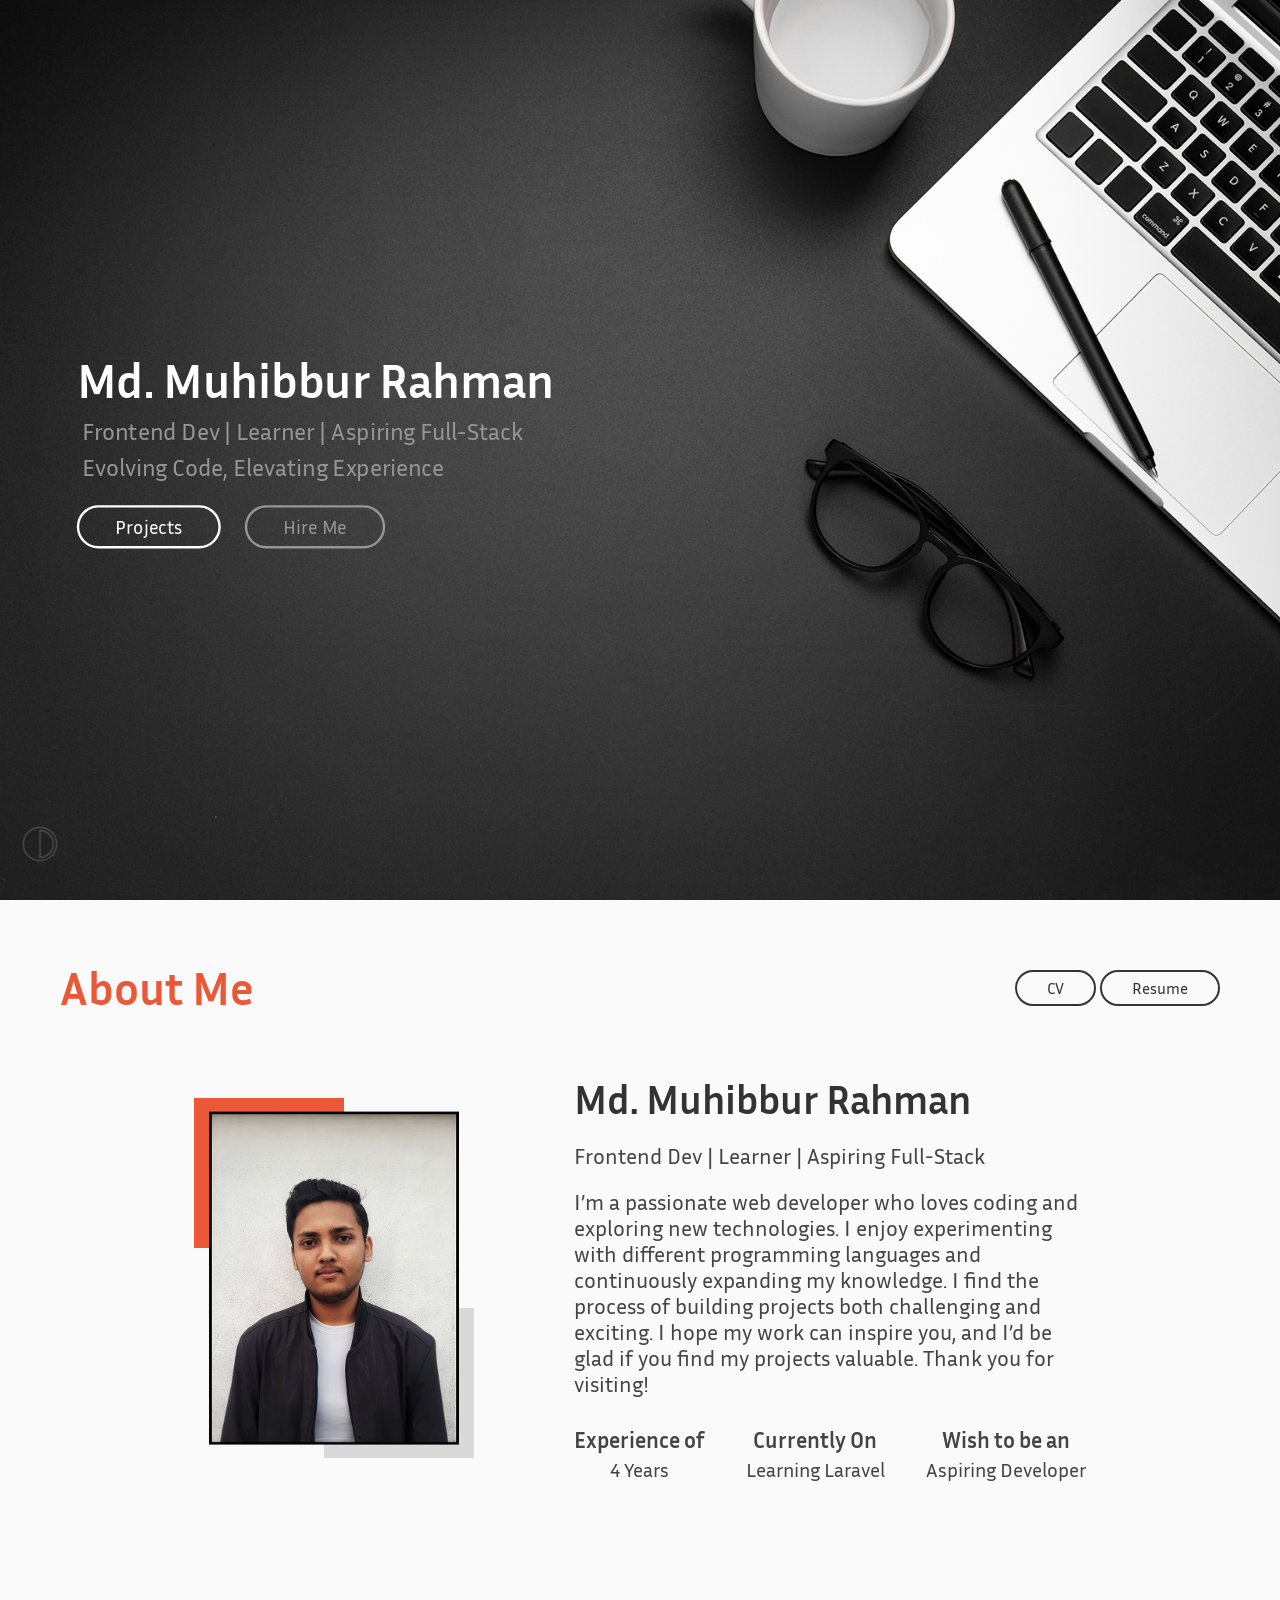
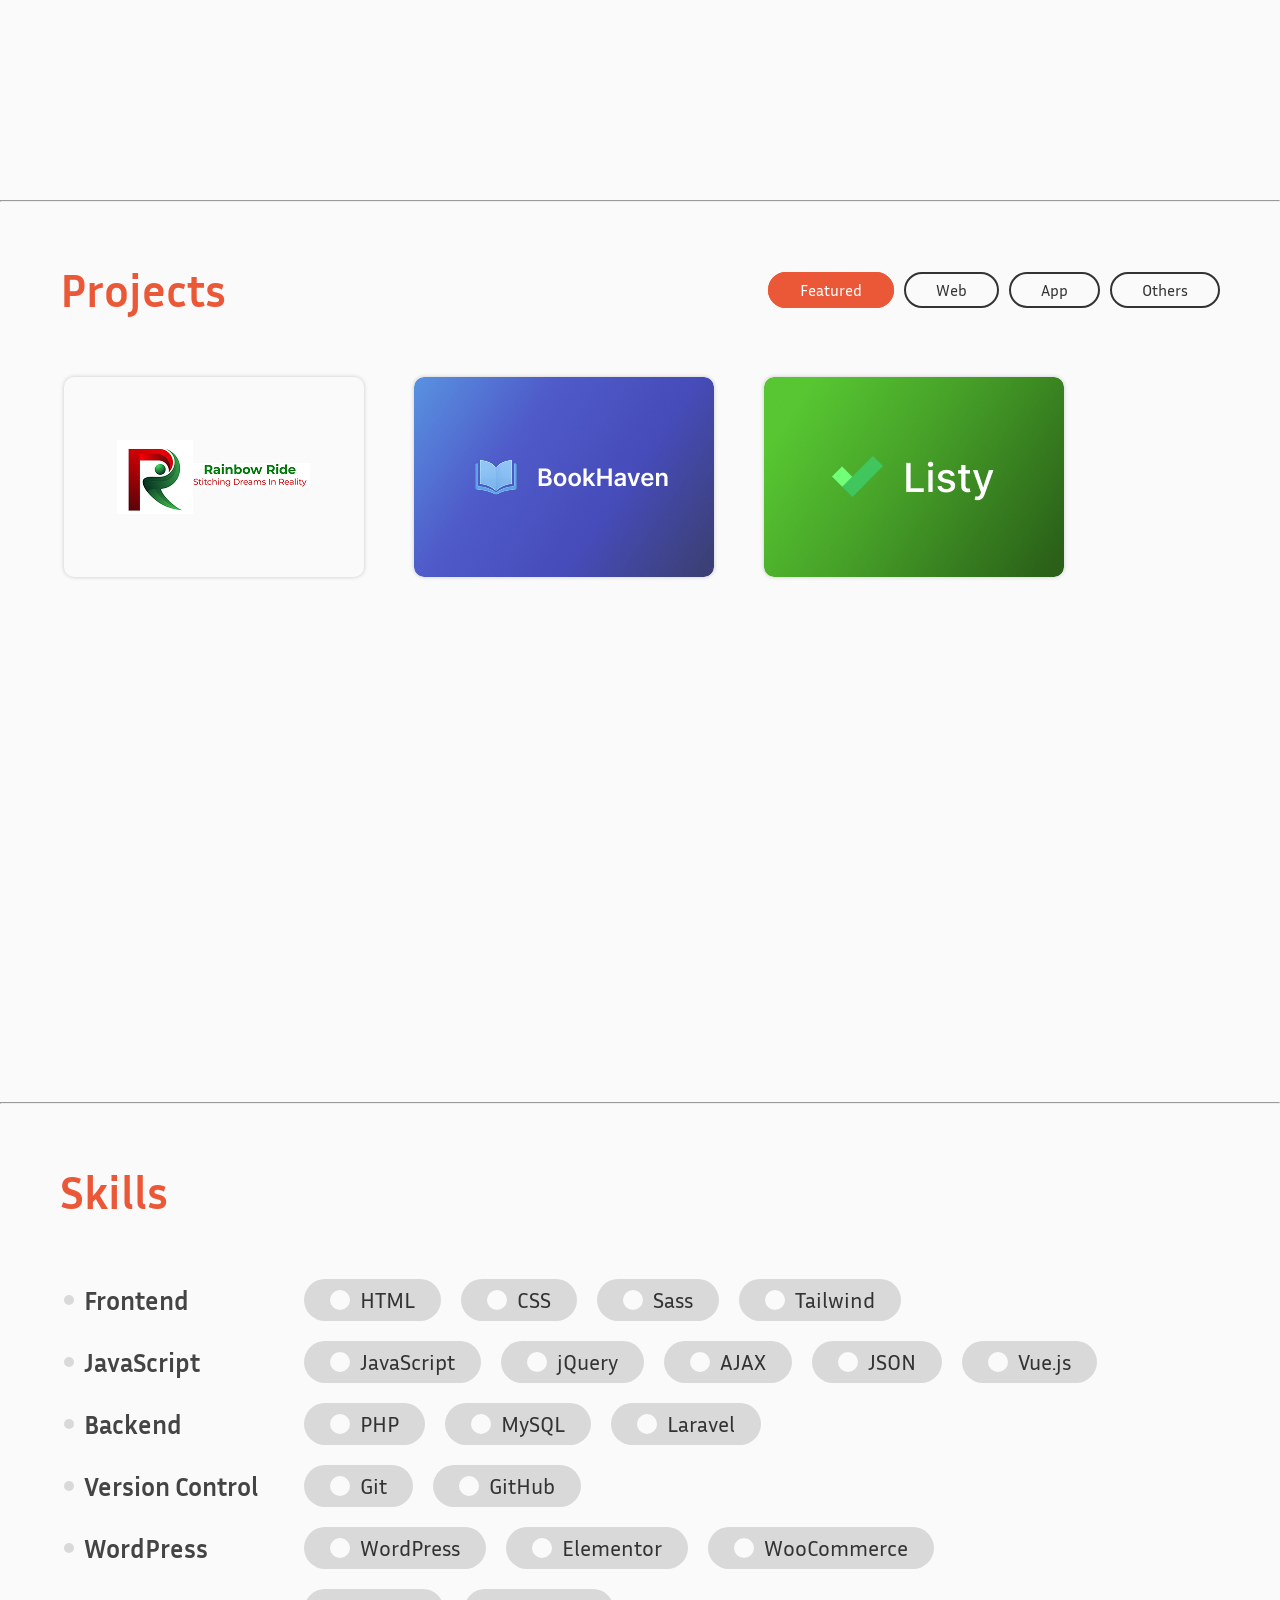
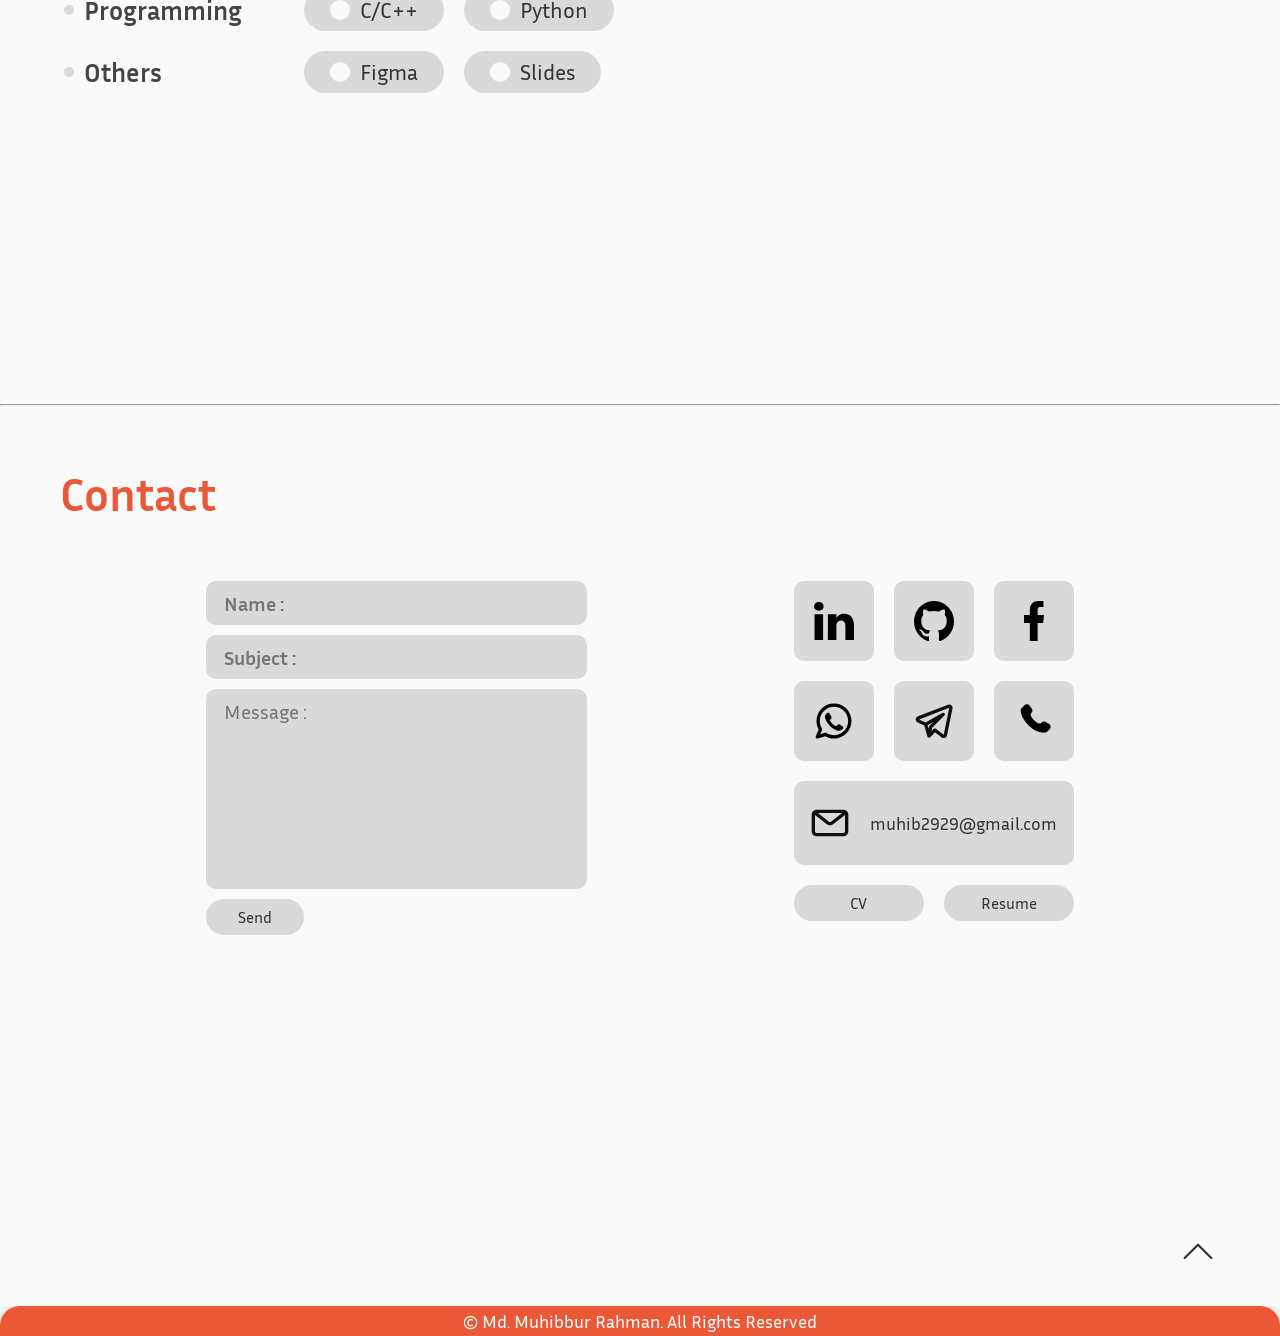
<file: index.html>
<!--
Portfolio 
v 1.0.1
Last Updated : 24/9/2025
-- Md. Muhibbur Rahman 
-->
<!DOCTYPE html>
<html lang="en">
<head>
    <meta charset="UTF-8">
    <meta name="viewport" content="width=device-width, initial-scale=1.0">
    
    <!-- SEO | META TAGS -->
    <meta name="title" content="Md. Muhibbur Rahman | Portfolio">
    <meta name="author" content="Md. Muhibbur Rahman">
    <meta name="keywords" content="portfolio, frontend, developer, learner, full-stack, web developer">
    <meta name="description" content="Md. Muhibbur Rahman's Portfolio">
    <meta name="theme-color" content="#fafafa">
    <meta name="twitter:title" content="Md. Muhibbur Rahman | Portfolio">
    <meta name="twitter:description" content="Md. Muhibbur Rahman's Portfolio">
    <meta name="og:title" content="Md. Muhibbur Rahman | Portfolio">
    <meta name="og:description" content="Md. Muhibbur Rahman's Portfolio">
    <meta name="og:url" content="https://muhib68442.github.io/Portfolio">

    <link rel="icon" type="image/png" href="res/img/favicon.png">
    <title>Md. Muhibbur Rahman | Portfolio</title>
    
    <!-- CSS -->
    <link rel="stylesheet" href="res/css/main.css" type="text/css">
    
    <!-- STICKY SCROLL -->
    <!--
    <link rel="stylesheet" href="https://cdnjs.cloudflare.com/ajax/libs/fullPage.js/3.1.2/fullpage.min.css">
    <script src="https://cdnjs.cloudflare.com/ajax/libs/fullPage.js/3.1.2/fullpage.min.js"></script> 
    -->

</head>
<body>
    
    <main class="main">

        <!-- LANDING -->
        <section id="landing">
            <div class="hero">
                <h3>Md. Muhibbur Rahman</h3>
                <p>Frontend Dev | Learner | Aspiring Full-Stack</p>
                <p>Evolving Code, Elevating Experience</p>
                <div>
                    <a href="#project">Projects</a>
                    <a href="#contact">Hire Me</a>
                </div>
            </div>

            <div class="theme">
                <svg width="64px" height="64px" viewBox="0 0 24 24" version="1.1" xmlns="http://www.w3.org/2000/svg" xmlns:xlink="http://www.w3.org/1999/xlink" fill="#000000"><g id="SVGRepo_bgCarrier" stroke-width="0"></g><g id="SVGRepo_tracerCarrier" stroke-linecap="round" stroke-linejoin="round"></g><g id="SVGRepo_iconCarrier"> <!-- Uploaded to: SVG Repo, www.svgrepo.com, Generator: SVG Repo Mixer Tools --> <title>ic_fluent_dark_theme_24_filled</title> <desc>Created with Sketch.</desc> <g id="🔍-Product-Icons" stroke="none" stroke-width="1" fill="none" fill-rule="evenodd"> <g id="ic_fluent_dark_theme_24_filled" fill="#212121" fill-rule="nonzero"> <path d="M12,22 C17.5228475,22 22,17.5228475 22,12 C22,6.4771525 17.5228475,2 12,2 C6.4771525,2 2,6.4771525 2,12 C2,17.5228475 6.4771525,22 12,22 Z M12,20 L12,4 C16.418278,4 20,7.581722 20,12 C20,16.418278 16.418278,20 12,20 Z" id="🎨-Color"> </path> </g> </g> </g></svg>
            </div>
        </section>
    
        <!-- ABOUT -->
        <section id="about">
            <header>
                <h3>About Me</h3>
                <div>
                    <a href="#">CV</a>
                    <a href="#">Resume</a>
                </div>
            </header>
            <div class="about-container">
                <div class="profile-container">
                    <div class="top-left"></div>
                    <img src="res/img/profile.jpg" alt="profile">
                    <div class="bottom-right"></div>
                </div>
    
                <div class="about-detail-container">
                    <h3>Md. Muhibbur Rahman</h3>
                    <p>Frontend Dev | Learner | Aspiring Full-Stack</p>
                    
                    <p>I’m a passionate web developer who loves coding and exploring new technologies. I enjoy experimenting with different programming languages and continuously expanding my knowledge. I find the process of building projects both challenging and exciting. I hope my work can inspire you, and I’d be glad if you find my projects valuable. Thank you for visiting!</p>
    
                    <div class="info-container">
                        <div>
                            <p>Experience of</p>
                            <p>4 Years</p>
                        </div>
                        <div>
                            <p>Currently On</p>
                            <p>Learning Laravel</p>
                        </div>
                        <div>
                            <p>Wish to be an</p>
                            <p>Aspiring Developer</p>
                        </div>
                    </div>
                </div>
            </div>
        </section>
    
        <hr>
    
        <!-- PROJECTS -->
        <section id="project">
            <header>
                <h3>Projects</h3>
                <div id="projectCategoryBtnContainer">
                    <!-- DYNAMICALLY APPENDING DATA -->
                     <!-- <a> CategoryName </a> -->
                </div>
            </header>
    
            <div class="project-container">
                <!-- <div class="project">
                    <img src="res/cover/default.jpeg" alt="project_cover">
                    <div class="project-details">
                        <h3>BookHaven</h3>
                        <p>BookHaven is a platform for buying and selling books.</p>
                        <ul><li>HTML</li> <li>CSS</li> <li>JavaScript</li> <li>PHP</li> <li>AJAX</li> <li>MySQL</li> </ul>
                        <div>
                            <a href="#">Live</a>
                            <a href="#">Source</a>
                        </div>
                    </div>
                </div> -->
            </div>
        </section>
    
        <hr>
    
        <!-- SKILLS -->
        <section id="skill">
            <header>
                <h3>Skills</h3>
    
            </header>
    
            <div class="skill-container">
                <!-- DYNAMICALLY GENERATING DATA -->
    
                <!-- <div class="skill-topic">
                    <div class="skill-head"> 
                        <span></span>
                        <h3>Frontend</h3>
                    </div>
                    <div class="skillpill-container">
                        <div class="skillpill">
                            <span></span>
                            <p>HTML</p>
                        </div>
                        <div class="skillpill">
                            <span></span>
                            <p>CSS</p>
                        </div>
                        <div class="skillpill">
                            <span></span>
                            <p>Sass</p>
                        </div>
                        <div class="skillpill">
                            <span></span>
                            <p>Tailwind</p>
                        </div>
                    </div> 
                </div> -->
            </div>
        </section>
    
        <hr>
    
        <!-- CONTACT -->
        <section id="contact">
            <header>
                <h3>Contact</h3>
            </header>
    
            <div class="contact-container">
                <div class="contact-form">
                    <form action="mailto:muhib2929@gmail.com" method="post" enctype="text/plain">
                        <input type="text" name="name" id="name" placeholder="Name :">
                        <input type="text" name="subject" id="sub" placeholder="Subject :">
                        <textarea name="message" id="msg" cols="30" rows="10" placeholder="Message :"></textarea>
                        <button type="submit">Send</button>
                    </form>
                </div>
    
                <div class="contact-button-container">
                    <div>
                        <a class="contact-btn" id="linkedinBtn" target="_blank">
                            <svg fill="#000000" version="1.1" xmlns="http://www.w3.org/2000/svg" xmlns:xlink="http://www.w3.org/1999/xlink" width="64px" height="64px" viewBox="0 0 512 512" xml:space="preserve"><g id="SVGRepo_bgCarrier" stroke-width="0"></g><g id="SVGRepo_tracerCarrier" stroke-linecap="round" stroke-linejoin="round"></g><g id="SVGRepo_iconCarrier"> <g id="7935ec95c421cee6d86eb22ecd125aef"> <path style="display: inline; fill-rule: evenodd; clip-rule: evenodd;" d="M116.504,500.219V170.654H6.975v329.564H116.504 L116.504,500.219z M61.751,125.674c38.183,0,61.968-25.328,61.968-56.953c-0.722-32.328-23.785-56.941-61.252-56.941 C24.994,11.781,0.5,36.394,0.5,68.722c0,31.625,23.772,56.953,60.53,56.953H61.751L61.751,125.674z M177.124,500.219 c0,0,1.437-298.643,0-329.564H286.67v47.794h-0.727c14.404-22.49,40.354-55.533,99.44-55.533 c72.085,0,126.116,47.103,126.116,148.333v188.971H401.971V323.912c0-44.301-15.848-74.531-55.497-74.531 c-30.254,0-48.284,20.38-56.202,40.08c-2.897,7.012-3.602,16.861-3.602,26.711v184.047H177.124L177.124,500.219z"> </path> </g> </g></svg>
                        </a>
                        
                        <a class="contact-btn" id="githubBtn" target="_blank">
                            <svg width="64px" height="64px" viewBox="0 0 20 20" version="1.1" xmlns="http://www.w3.org/2000/svg" xmlns:xlink="http://www.w3.org/1999/xlink" fill="#000000"><g id="SVGRepo_bgCarrier" stroke-width="0"></g><g id="SVGRepo_tracerCarrier" stroke-linecap="round" stroke-linejoin="round"></g><g id="SVGRepo_iconCarrier"> <title>github [#142]</title> <desc>Created with Sketch.</desc> <defs> </defs> <g id="Page-1" stroke="none" stroke-width="1" fill="none" fill-rule="evenodd"> <g id="Dribbble-Light-Preview" transform="translate(-140.000000, -7559.000000)" fill="#000000"> <g id="icons" transform="translate(56.000000, 160.000000)"> <path d="M94,7399 C99.523,7399 104,7403.59 104,7409.253 C104,7413.782 101.138,7417.624 97.167,7418.981 C96.66,7419.082 96.48,7418.762 96.48,7418.489 C96.48,7418.151 96.492,7417.047 96.492,7415.675 C96.492,7414.719 96.172,7414.095 95.813,7413.777 C98.04,7413.523 100.38,7412.656 100.38,7408.718 C100.38,7407.598 99.992,7406.684 99.35,7405.966 C99.454,7405.707 99.797,7404.664 99.252,7403.252 C99.252,7403.252 98.414,7402.977 96.505,7404.303 C95.706,7404.076 94.85,7403.962 94,7403.958 C93.15,7403.962 92.295,7404.076 91.497,7404.303 C89.586,7402.977 88.746,7403.252 88.746,7403.252 C88.203,7404.664 88.546,7405.707 88.649,7405.966 C88.01,7406.684 87.619,7407.598 87.619,7408.718 C87.619,7412.646 89.954,7413.526 92.175,7413.785 C91.889,7414.041 91.63,7414.493 91.54,7415.156 C90.97,7415.418 89.522,7415.871 88.63,7414.304 C88.63,7414.304 88.101,7413.319 87.097,7413.247 C87.097,7413.247 86.122,7413.234 87.029,7413.87 C87.029,7413.87 87.684,7414.185 88.139,7415.37 C88.139,7415.37 88.726,7417.2 91.508,7416.58 C91.513,7417.437 91.522,7418.245 91.522,7418.489 C91.522,7418.76 91.338,7419.077 90.839,7418.982 C86.865,7417.627 84,7413.783 84,7409.253 C84,7403.59 88.478,7399 94,7399" id="github-[#142]"> </path> </g> </g> </g> </g></svg>
                        </a>
        
                        <a class="contact-btn" id="facebookBtn" target="_blank">
                            <svg width="64px" height="64px" viewBox="-5 0 20 20" version="1.1" xmlns="http://www.w3.org/2000/svg" xmlns:xlink="http://www.w3.org/1999/xlink" fill="#000000"><g id="SVGRepo_bgCarrier" stroke-width="0"></g><g id="SVGRepo_tracerCarrier" stroke-linecap="round" stroke-linejoin="round"></g><g id="SVGRepo_iconCarrier"> <title>facebook [#176]</title> <desc>Created with Sketch.</desc> <defs> </defs> <g id="Page-1" stroke="none" stroke-width="1" fill="none" fill-rule="evenodd"> <g id="Dribbble-Light-Preview" transform="translate(-385.000000, -7399.000000)" fill="#000000"> <g id="icons" transform="translate(56.000000, 160.000000)"> <path d="M335.821282,7259 L335.821282,7250 L338.553693,7250 L339,7246 L335.821282,7246 L335.821282,7244.052 C335.821282,7243.022 335.847593,7242 337.286884,7242 L338.744689,7242 L338.744689,7239.14 C338.744689,7239.097 337.492497,7239 336.225687,7239 C333.580004,7239 331.923407,7240.657 331.923407,7243.7 L331.923407,7246 L329,7246 L329,7250 L331.923407,7250 L331.923407,7259 L335.821282,7259 Z" id="facebook-[#176]"> </path> </g> </g> </g> </g></svg>
                        </a>
                    </div>
    
                    <div>
                        <a class="contact-btn" id="whatsappBtn" target="_blank">
                            <svg width="64px" height="64px" viewBox="0 0 24 24" fill="none" xmlns="http://www.w3.org/2000/svg"><g id="SVGRepo_bgCarrier" stroke-width="0"></g><g id="SVGRepo_tracerCarrier" stroke-linecap="round" stroke-linejoin="round"></g><g id="SVGRepo_iconCarrier"> <path fill-rule="evenodd" clip-rule="evenodd" d="M3.50002 12C3.50002 7.30558 7.3056 3.5 12 3.5C16.6944 3.5 20.5 7.30558 20.5 12C20.5 16.6944 16.6944 20.5 12 20.5C10.3278 20.5 8.77127 20.0182 7.45798 19.1861C7.21357 19.0313 6.91408 18.9899 6.63684 19.0726L3.75769 19.9319L4.84173 17.3953C4.96986 17.0955 4.94379 16.7521 4.77187 16.4751C3.9657 15.176 3.50002 13.6439 3.50002 12ZM12 1.5C6.20103 1.5 1.50002 6.20101 1.50002 12C1.50002 13.8381 1.97316 15.5683 2.80465 17.0727L1.08047 21.107C0.928048 21.4637 0.99561 21.8763 1.25382 22.1657C1.51203 22.4552 1.91432 22.5692 2.28599 22.4582L6.78541 21.1155C8.32245 21.9965 10.1037 22.5 12 22.5C17.799 22.5 22.5 17.799 22.5 12C22.5 6.20101 17.799 1.5 12 1.5ZM14.2925 14.1824L12.9783 15.1081C12.3628 14.7575 11.6823 14.2681 10.9997 13.5855C10.2901 12.8759 9.76402 12.1433 9.37612 11.4713L10.2113 10.7624C10.5697 10.4582 10.6678 9.94533 10.447 9.53028L9.38284 7.53028C9.23954 7.26097 8.98116 7.0718 8.68115 7.01654C8.38113 6.96129 8.07231 7.046 7.84247 7.24659L7.52696 7.52195C6.76823 8.18414 6.3195 9.2723 6.69141 10.3741C7.07698 11.5163 7.89983 13.314 9.58552 14.9997C11.3991 16.8133 13.2413 17.5275 14.3186 17.8049C15.1866 18.0283 16.008 17.7288 16.5868 17.2572L17.1783 16.7752C17.4313 16.5691 17.5678 16.2524 17.544 15.9269C17.5201 15.6014 17.3389 15.308 17.0585 15.1409L15.3802 14.1409C15.0412 13.939 14.6152 13.9552 14.2925 14.1824Z" fill="#000000"></path> </g></svg>
                        </a>
        
                        <a class="contact-btn" id="telegramBtn" target="_blank">
                            <svg width="64px" height="64px" viewBox="0 0 24 24" fill="none" xmlns="http://www.w3.org/2000/svg"><g id="SVGRepo_bgCarrier" stroke-width="0"></g><g id="SVGRepo_tracerCarrier" stroke-linecap="round" stroke-linejoin="round"></g><g id="SVGRepo_iconCarrier"> <path fill-rule="evenodd" clip-rule="evenodd" d="M23.1117 4.49449C23.4296 2.94472 21.9074 1.65683 20.4317 2.227L2.3425 9.21601C0.694517 9.85273 0.621087 12.1572 2.22518 12.8975L6.1645 14.7157L8.03849 21.2746C8.13583 21.6153 8.40618 21.8791 8.74917 21.968C9.09216 22.0568 9.45658 21.9576 9.70712 21.707L12.5938 18.8203L16.6375 21.8531C17.8113 22.7334 19.5019 22.0922 19.7967 20.6549L23.1117 4.49449ZM3.0633 11.0816L21.1525 4.0926L17.8375 20.2531L13.1 16.6999C12.7019 16.4013 12.1448 16.4409 11.7929 16.7928L10.5565 18.0292L10.928 15.9861L18.2071 8.70703C18.5614 8.35278 18.5988 7.79106 18.2947 7.39293C17.9906 6.99479 17.4389 6.88312 17.0039 7.13168L6.95124 12.876L3.0633 11.0816ZM8.17695 14.4791L8.78333 16.6015L9.01614 15.321C9.05253 15.1209 9.14908 14.9366 9.29291 14.7928L11.5128 12.573L8.17695 14.4791Z" fill="#0F0F0F"></path> </g></svg>                    
                        </a>
        
                        <a class="contact-btn" id="phoneBtn">
                            <svg width="64px" height="64px" viewBox="0 0 24 24" fill="none" xmlns="http://www.w3.org/2000/svg"><g id="SVGRepo_bgCarrier" stroke-width="0"></g><g id="SVGRepo_tracerCarrier" stroke-linecap="round" stroke-linejoin="round"></g><g id="SVGRepo_iconCarrier"> <path d="M16.5562 12.9062L16.1007 13.359C16.1007 13.359 15.0181 14.4355 12.0631 11.4972C9.10812 8.55901 10.1907 7.48257 10.1907 7.48257L10.4775 7.19738C11.1841 6.49484 11.2507 5.36691 10.6342 4.54348L9.37326 2.85908C8.61028 1.83992 7.13596 1.70529 6.26145 2.57483L4.69185 4.13552C4.25823 4.56668 3.96765 5.12559 4.00289 5.74561C4.09304 7.33182 4.81071 10.7447 8.81536 14.7266C13.0621 18.9492 17.0468 19.117 18.6763 18.9651C19.1917 18.9171 19.6399 18.6546 20.0011 18.2954L21.4217 16.883C22.3806 15.9295 22.1102 14.2949 20.8833 13.628L18.9728 12.5894C18.1672 12.1515 17.1858 12.2801 16.5562 12.9062Z" fill="#000000"></path> </g></svg>
                        </a>
                    </div>
                    <a class="contact-btn"id="emailBtn" target="_blank">
                        <svg width="64px" height="64px" viewBox="0 0 24 24" fill="none" xmlns="http://www.w3.org/2000/svg"><g id="SVGRepo_bgCarrier" stroke-width="0"></g><g id="SVGRepo_tracerCarrier" stroke-linecap="round" stroke-linejoin="round"></g><g id="SVGRepo_iconCarrier"> <path fill-rule="evenodd" clip-rule="evenodd" d="M20 4C21.6569 4 23 5.34315 23 7V17C23 18.6569 21.6569 20 20 20H4C2.34315 20 1 18.6569 1 17V7C1 5.34315 2.34315 4 4 4H20ZM19.2529 6H4.74718L11.3804 11.2367C11.7437 11.5236 12.2563 11.5236 12.6197 11.2367L19.2529 6ZM3 7.1688V17C3 17.5523 3.44772 18 4 18H20C20.5523 18 21 17.5523 21 17V7.16882L13.8589 12.8065C12.769 13.667 11.231 13.667 10.1411 12.8065L3 7.1688Z" fill="#0F0F0F"></path> </g></svg>       
                        <p>muhib2929@gmail.com</p>
                    </a>
    
                    <div class="docs-btn-container">
                        <a id="cvBtn">CV</a>
                        <a id="resumeBtn">Resume</a>
                    </div>
    
    
                </div>
            </div>
            <a href="#landing" class="scrollToTop"><svg width="64px" height="64px" viewBox="0 0 24.00 24.00" fill="none" xmlns="http://www.w3.org/2000/svg" transform="rotate(0)matrix(-1, 0, 0, 1, 0, 0)"><g id="SVGRepo_bgCarrier" stroke-width="0"></g><g id="SVGRepo_tracerCarrier" stroke-linecap="round" stroke-linejoin="round" stroke="#CCCCCC" stroke-width="0.43200000000000005"></g><g id="SVGRepo_iconCarrier"> <path d="M17 15L12 10L7 15" stroke="#000000" stroke-width="0.8160000000000001" stroke-linecap="round" stroke-linejoin="round"></path> </g></svg></a>
            
        </section>
    
        <!-- FOOTER -->
        <footer>
            
            <p>&copy; <span></span> Md. Muhibbur Rahman. All Rights Reserved</p>
        </footer>

    </main>

</body>

<!-- JS -->

<script src="res/js/jquery.js"></script>
<script src="res/js/script.js"></script>

<!-- UNCOMMENT FOR STICKY SCROLL -->
<!-- <script>
new fullpage('.main', {
    autoScrolling: true,
    navigation: true,
    anchors: ['landing', 'about', 'project', 'skill', 'contact'],
    navigationTooltips: ['Landing', 'About', 'Projects', 'Skills', 'Contact'],
    showActiveTooltip: true,
  });
</script> -->
</html>
</file>
<file: res/css/main.css>
:root {
  --bg: #fafafa;
  --theme: #eb5837;
  --secondary: #d9d9d9;
  --text-primary: #333333;
  --text-secondary: #444444;
  --text-alt: #ffffff;
  --text-alts: #969696;
}

.dark {
  --bg: #1b1b1b;
  --theme: #e25333;
  --secondary: #505050;
  --text-primary: #e6e6e6;
  --text-secondary: #b3b3b3;
  --text-alt: #ffffff;
  --text-alts: #d1d1d1;
}

@font-face {
  font-family: "bold";
  src: url("../font/bold.ttf") format("truetype");
}
@font-face {
  font-family: "regular";
  src: url("../font/regular.ttf") format("truetype");
}
@font-face {
  font-family: "light";
  src: url("../font/light.ttf") format("truetype");
}
.selected {
  background-color: var(--theme) !important;
  color: var(--text-alt) !important;
  border-color: var(--theme) !important;
}

* {
  margin: 0;
  padding: 0;
  box-sizing: border-box;
  scroll-behavior: smooth;
  -webkit-user-select: none;
     -moz-user-select: none;
          user-select: none;
}

body {
  background-color: var(--bg);
}

/* STYLE SCROLLBAR */
::-webkit-scrollbar {
  width: 5px;
}

::-webkit-scrollbar-track {
  background: var(--bg);
}

::-webkit-scrollbar-thumb {
  background: var(--text-secondary);
  border-radius: 10px;
}

::-webkit-scrollbar-thumb:hover {
  background: var(--theme);
}

#landing {
  height: 100vh;
  width: 100%;
  background-image: url("../img/bg.jpg");
  background-size: cover;
  background-position: center;
}
@media (max-width: 768px) {
  #landing {
    background-position: 50% 50%;
  }
}
#landing .hero {
  width: 40%;
  position: absolute;
  top: 50%;
  left: 30%;
  transform: translate(-50%, -50%) scale(1.2);
}
@media (max-width: 768px) {
  #landing .hero {
    width: 80%;
    left: 50%;
    padding-left: 10px;
  }
}
#landing .hero h3 {
  font-size: 40px;
  color: var(--text-alt);
  font-family: bold, sans-serif;
}
@media (max-width: 768px) {
  #landing .hero h3 {
    font-size: 26px;
  }
}
#landing .hero p {
  font-size: 20px;
  color: var(--text-alts);
  font-family: regular, sans-serif;
  margin: 6px 4px;
}
@media (max-width: 768px) {
  #landing .hero p {
    font-size: 14px;
  }
}
#landing .hero div {
  display: flex;
  flex-direction: row;
  justify-content: flex-start;
  align-items: center;
  gap: 20px;
  margin-top: 20px;
}
#landing .hero div a {
  text-decoration: none;
  font-family: regular, sans-serif;
}
#landing .hero div a:nth-child(1) {
  background-color: transparent;
  color: var(--text-primary);
  border: 2px solid var(--text-primary);
  padding: 6px 30px;
  border-radius: 50px;
  cursor: pointer;
  transition: all 0.2s ease-in-out;
  font-family: regular, sans-serif;
  font-size: 16px;
  color: var(--text-alt);
  border-color: var(--text-alt);
  background-color: transparent;
}
#landing .hero div a:nth-child(1):hover {
  background-color: var(--theme);
  color: var(--text-alt);
  border: 2px solid transparent;
}
@media (max-width: 768px) {
  #landing .hero div a:nth-child(1) {
    padding: 6px 20px;
    font-size: 14px;
  }
}
#landing .hero div a:nth-child(2) {
  background-color: transparent;
  color: var(--text-primary);
  border: 2px solid var(--text-primary);
  padding: 6px 30px;
  border-radius: 50px;
  cursor: pointer;
  transition: all 0.2s ease-in-out;
  font-family: regular, sans-serif;
  font-size: 16px;
  background-color: transparent;
  color: var(--text-alts);
  border-color: var(--text-alts);
}
#landing .hero div a:nth-child(2):hover {
  background-color: var(--theme);
  color: var(--text-alt);
  border: 2px solid transparent;
}
@media (max-width: 768px) {
  #landing .hero div a:nth-child(2) {
    padding: 6px 20px;
    font-size: 14px;
  }
}
#landing .theme {
  position: absolute;
  bottom: 20px;
  left: 20px;
  cursor: pointer;
}
#landing .theme svg {
  width: 40px;
}
#landing .theme svg path {
  fill: transparent;
  stroke: var(--text-secondary);
  transition: 0.2s;
}
#landing .theme svg:hover path {
  transition: 0.2s;
  fill: var(--text-alts);
  stroke: var(--text-alts);
}
@media (max-width: 768px) {
  #landing .theme {
    bottom: 10px;
    left: 10px;
  }
}

#about {
  min-height: 100vh;
  width: 100%;
  background-color: var(--bg);
}
@media (max-width: 768px) {
  #about {
    height: auto;
    padding-bottom: 20px;
  }
}
#about header {
  padding: 60px;
  display: flex;
  flex-direction: flex;
  justify-content: space-between;
  align-items: center;
  gap: 0;
}
#about header h3 {
  font-family: bold, sans-serif;
  font-size: 46px;
  color: var(--theme);
}
#about header a {
  text-decoration: none;
  background-color: transparent;
  color: var(--text-primary);
  border: 2px solid var(--text-primary);
  padding: 6px 30px;
  border-radius: 50px;
  cursor: pointer;
  transition: all 0.2s ease-in-out;
  font-family: regular, sans-serif;
  font-size: 16px;
}
#about header a:hover {
  background-color: var(--theme);
  color: var(--text-alt);
  border: 2px solid transparent;
}
@media (max-width: 768px) {
  #about header a {
    padding: 6px 20px;
    font-size: 14px;
  }
}
@media (max-width: 768px) {
  #about header {
    padding: 20px;
    display: flex;
    flex-direction: column;
    justify-content: flex-start;
    align-items: flex-start;
    gap: 20px;
  }
}
@media (max-width: 768px) {
  #about div a {
    display: none;
  }
}
#about .about-container {
  display: flex;
  flex-direction: row;
  justify-content: center;
  align-items: center;
  gap: 100px;
}
@media (max-width: 768px) {
  #about .about-container {
    display: flex;
    flex-direction: column;
    justify-content: center;
    align-items: center;
    gap: 20px;
  }
}
#about .about-container .profile-container {
  width: 280px;
  height: 360px;
  position: relative;
}
#about .about-container .profile-container img {
  position: absolute;
  top: 50%;
  left: 50%;
  transform: translate(-50%, -50%);
  width: 250px;
  z-index: 10;
  -o-object-fit: cover;
     object-fit: cover;
}
#about .about-container .profile-container .top-left,
#about .about-container .profile-container .bottom-right {
  position: absolute;
  width: 150px;
  height: 150px;
  z-index: 1;
}
#about .about-container .profile-container .top-left {
  top: 0;
  left: 0;
  background-color: var(--theme);
}
#about .about-container .profile-container .bottom-right {
  bottom: 0;
  right: 0;
  background-color: var(--secondary);
}
#about .about-container .about-detail-container {
  width: 40%;
  display: flex;
  flex-direction: column;
  justify-content: flex-start;
  align-items: flex-start;
  gap: 20px;
}
@media (max-width: 768px) {
  #about .about-container .about-detail-container {
    width: 80%;
  }
}
#about .about-container .about-detail-container h3 {
  font-family: bold, sans-serif;
  font-size: 40px;
  color: var(--text-primary);
  -webkit-user-select: text;
     -moz-user-select: text;
          user-select: text;
}
@media (max-width: 768px) {
  #about .about-container .about-detail-container h3 {
    font-size: 26px;
  }
}
#about .about-container .about-detail-container p {
  font-family: regular, sans-serif;
  font-size: 22px;
  color: var(--text-secondary);
  -webkit-user-select: text;
     -moz-user-select: text;
          user-select: text;
}
@media (max-width: 768px) {
  #about .about-container .about-detail-container p {
    font-size: 16px;
  }
}
#about .about-container .about-detail-container .info-container {
  width: 100%;
  margin-top: 10px;
  display: flex;
  flex-direction: row;
  justify-content: space-between;
  align-items: center;
  gap: 0px;
}
@media (max-width: 768px) {
  #about .about-container .about-detail-container .info-container {
    margin-top: 0px;
    display: flex;
    flex-direction: column;
    justify-content: flex-start;
    align-items: flex-start;
    gap: 10px;
  }
}
#about .about-container .about-detail-container .info-container div {
  display: flex;
  flex-direction: column;
  justify-content: center;
  align-items: center;
  gap: 4px;
}
@media (max-width: 768px) {
  #about .about-container .about-detail-container .info-container div {
    display: flex;
    flex-direction: row;
    justify-content: flex-start;
    align-items: center;
    gap: 5px;
  }
}
#about .about-container .about-detail-container .info-container div p {
  font-family: regular, sans-serif;
  font-size: 20px;
  color: var(--text-secondary);
  -webkit-user-select: text;
     -moz-user-select: text;
          user-select: text;
}
@media (max-width: 768px) {
  #about .about-container .about-detail-container .info-container div p {
    font-size: 14px;
  }
}
#about .about-container .about-detail-container .info-container div p:nth-child(1) {
  font-family: bold, sans-serif;
  font-size: 22px;
  color: var(--text-secondary);
  -webkit-user-select: text;
     -moz-user-select: text;
          user-select: text;
}
@media (max-width: 768px) {
  #about .about-container .about-detail-container .info-container div p:nth-child(1) {
    font-size: 16px;
  }
}

hr {
  width: 100%;
  height: 2px;
  background-color: var(--secondary);
}

#project {
  width: 100%;
  height: 100vh;
  background-color: var(--bg);
}
@media (max-width: 768px) {
  #project {
    height: auto;
    padding-bottom: 20px;
  }
}
#project header {
  padding: 60px;
  display: flex;
  flex-direction: flex;
  justify-content: space-between;
  align-items: center;
  gap: 0;
}
#project header h3 {
  font-family: bold, sans-serif;
  font-size: 46px;
  color: var(--theme);
}
#project header a {
  text-decoration: none;
  background-color: transparent;
  color: var(--text-primary);
  border: 2px solid var(--text-primary);
  padding: 6px 30px;
  border-radius: 50px;
  cursor: pointer;
  transition: all 0.2s ease-in-out;
  font-family: regular, sans-serif;
  font-size: 16px;
}
#project header a:hover {
  background-color: var(--theme);
  color: var(--text-alt);
  border: 2px solid transparent;
}
@media (max-width: 768px) {
  #project header a {
    padding: 6px 20px;
    font-size: 14px;
  }
}
@media (max-width: 768px) {
  #project header {
    padding: 20px;
    display: flex;
    flex-direction: column;
    justify-content: flex-start;
    align-items: flex-start;
    gap: 20px;
  }
}
@media (max-width: 768px) {
  #project div {
    display: flex;
    flex-direction: row;
    justify-content: flex-start;
    align-items: flex-start;
    gap: 4px;
    flex-wrap: wrap;
  }
}
#project div a {
  margin-left: 10px;
  background-color: transparent;
  color: var(--text-primary);
  border: 2px solid var(--text-primary);
  padding: 6px 30px;
  border-radius: 50px;
  cursor: pointer;
  transition: all 0.2s ease-in-out;
  font-family: regular, sans-serif;
  font-size: 16px;
}
@media (max-width: 768px) {
  #project div a {
    margin-left: 4px;
  }
}
#project div a:hover {
  background-color: var(--theme);
  color: var(--text-alt);
  border: 2px solid transparent;
}
#project div a:hover {
  background-color: var(--theme) !important;
  color: var(--text-alt);
}
@media (max-width: 768px) {
  #project div a {
    padding: 6px 20px;
    font-size: 14px;
  }
}
#project .project-container {
  width: 90%;
  margin: 0 auto;
  display: flex;
  flex-direction: row;
  justify-content: flex-start;
  align-items: center;
  gap: 50px;
  flex-wrap: wrap;
}
@media (max-width: 768px) {
  #project .project-container {
    width: 100%;
    display: flex;
    flex-direction: column;
    justify-content: center;
    align-items: center;
    gap: 20px;
  }
}
#project .project-container .project {
  border-radius: 10px;
  position: relative;
  width: 300px;
  height: 200px;
  box-shadow: 0 0 4px rgba(0, 0, 0, 0.2);
}
@media (max-width: 768px) {
  #project .project-container .project {
    width: 80%;
    height: 100% !important;
  }
}
#project .project-container .project img {
  border-radius: 10px;
  width: 300px;
  height: 200px;
  -o-object-fit: cover;
     object-fit: cover;
}
@media (max-width: 768px) {
  #project .project-container .project img {
    width: 100%;
    height: 100%;
  }
}
#project .project-container .project .project-details {
  border-radius: 10px;
  box-shadow: 0 0 4px rgba(0, 0, 0, 0.2);
  position: absolute;
  top: 0;
  left: 0;
  -webkit-backdrop-filter: blur(10px);
          backdrop-filter: blur(10px);
  -webkit-backdrop-filter: brightness(0.4);
          backdrop-filter: brightness(0.4);
  padding: 14px;
  min-width: 300px;
  min-height: 200px;
  background-color: rgba(var(--text-primary), 0.7);
  display: flex;
  flex-direction: column;
  justify-content: space-between;
  align-items: flex-start;
  gap: 10px;
  display: none;
}
@media (max-width: 768px) {
  #project .project-container .project .project-details {
    min-width: 100%;
    min-height: 100%;
  }
}
#project .project-container .project .project-details h3 {
  font-family: bold, sans-serif;
  font-size: 28px;
  color: var(--text-alt);
  -webkit-user-select: text;
     -moz-user-select: text;
          user-select: text;
}
#project .project-container .project .project-details p {
  font-family: regular, sans-serif;
  font-size: 18px;
  color: var(--text-alt);
  -webkit-user-select: text;
     -moz-user-select: text;
          user-select: text;
}
#project .project-container .project .project-details ul {
  list-style-type: none;
  display: flex;
  flex-direction: row;
  justify-content: flex-start;
  align-items: center;
  gap: 4px;
  flex-wrap: wrap;
}
#project .project-container .project .project-details ul li {
  border: 2px solid var(--text-alt);
  padding: 1px 8px;
  border-radius: 50px;
  font-family: regular, sans-serif;
  font-size: 16px;
  color: var(--text-alt);
  -webkit-user-select: text;
     -moz-user-select: text;
          user-select: text;
}
#project .project-container .project .project-details div {
  font-family: regular;
  color: var(--text-primary);
  display: flex;
  flex-direction: row;
  justify-content: flex-start;
  align-items: center;
  gap: 6px;
}
#project .project-container .project .project-details div a:nth-child(1) {
  background-color: transparent;
  color: var(--text-primary);
  border: 2px solid var(--text-primary);
  padding: 6px 30px;
  border-radius: 50px;
  cursor: pointer;
  transition: all 0.2s ease-in-out;
  font-family: regular, sans-serif;
  font-size: 16px;
  background-color: transparent;
  color: var(--text-alt);
  border-color: var(--text-alt);
  font-family: bold, sans-serif;
}
#project .project-container .project .project-details div a:nth-child(1):hover {
  background-color: var(--theme);
  color: var(--text-alt);
  border: 2px solid transparent;
}
@media (max-width: 768px) {
  #project .project-container .project .project-details div a:nth-child(1) {
    padding: 6px 20px;
    font-size: 14px;
  }
}
#project .project-container .project .project-details div a {
  text-decoration: none;
  background-color: transparent;
  color: var(--text-primary);
  border: 2px solid var(--text-primary);
  padding: 6px 30px;
  border-radius: 50px;
  cursor: pointer;
  transition: all 0.2s ease-in-out;
  font-family: regular, sans-serif;
  font-size: 16px;
  background-color: transparent;
  color: var(--text-alt);
  border-color: var(--text-alt);
}
#project .project-container .project .project-details div a:hover {
  background-color: var(--theme);
  color: var(--text-alt);
  border: 2px solid transparent;
}
#project .project-container .project .project-details div a:hover {
  background-color: var(--theme) !important;
  color: var(--text-alt);
}
@media (max-width: 768px) {
  #project .project-container .project .project-details div a {
    padding: 6px 20px;
    font-size: 14px;
  }
}

#skill {
  width: 100%;
  height: 100vh;
  background-color: var(--bg);
}
#skill header {
  padding: 60px;
  display: flex;
  flex-direction: flex;
  justify-content: space-between;
  align-items: center;
  gap: 0;
}
#skill header h3 {
  font-family: bold, sans-serif;
  font-size: 46px;
  color: var(--theme);
}
#skill header a {
  text-decoration: none;
  background-color: transparent;
  color: var(--text-primary);
  border: 2px solid var(--text-primary);
  padding: 6px 30px;
  border-radius: 50px;
  cursor: pointer;
  transition: all 0.2s ease-in-out;
  font-family: regular, sans-serif;
  font-size: 16px;
}
#skill header a:hover {
  background-color: var(--theme);
  color: var(--text-alt);
  border: 2px solid transparent;
}
@media (max-width: 768px) {
  #skill header a {
    padding: 6px 20px;
    font-size: 14px;
  }
}
@media (max-width: 768px) {
  #skill header {
    padding: 20px;
    display: flex;
    flex-direction: column;
    justify-content: flex-start;
    align-items: flex-start;
    gap: 20px;
  }
}
@media (max-width: 768px) {
  #skill {
    height: auto;
    padding-bottom: 20px;
  }
}
#skill .skill-container {
  width: 90%;
  margin: 0 auto;
}
#skill .skill-container .skill-topic {
  display: flex;
  flex-direction: row;
  justify-content: flex-start;
  align-items: center;
  gap: 10px;
  flex-wrap: wrap;
  margin-bottom: 20px;
}
@media (max-width: 768px) {
  #skill .skill-container .skill-topic {
    display: flex;
    flex-direction: column;
    justify-content: flex-start;
    align-items: flex-start;
    gap: 10px;
  }
}
#skill .skill-container .skill-topic .skill-head {
  width: 20%;
  display: flex;
  flex-direction: row;
  justify-content: flex-start;
  align-items: center;
  gap: 10px;
}
@media (max-width: 768px) {
  #skill .skill-container .skill-topic .skill-head {
    width: 100%;
  }
}
#skill .skill-container .skill-topic .skill-head span {
  display: inline-block;
  width: 10px;
  height: 10px;
  background-color: var(--secondary);
  border-radius: 50%;
}
@media (max-width: 768px) {
  #skill .skill-container .skill-topic .skill-head span {
    width: 6px;
    height: 6px;
  }
}
#skill .skill-container .skill-topic .skill-head h3 {
  font-family: bold, sans-serif;
  font-size: 26px;
  color: var(--text-secondary);
}
@media (max-width: 768px) {
  #skill .skill-container .skill-topic .skill-head h3 {
    font-size: 18px;
  }
}
#skill .skill-container .skill-topic .skillpill-container {
  display: flex;
  flex-direction: row;
  justify-content: flex-start;
  align-items: center;
  gap: 20px;
}
@media (max-width: 768px) {
  #skill .skill-container .skill-topic .skillpill-container {
    display: flex;
    flex-direction: row;
    justify-content: flex-start;
    align-items: flex-start;
    gap: 10px;
    flex-wrap: wrap;
  }
}
#skill .skill-container .skill-topic .skillpill-container .skillpill {
  display: flex;
  flex-direction: row;
  justify-content: flex-start;
  align-items: center;
  gap: 10px;
  background-color: var(--secondary);
  padding: 8px 26px;
  border-radius: 50px;
  font-family: regular, sans-serif;
  font-size: 22px;
  color: var(--text-primary);
  transition: 0.1s ease-in-out;
}
#skill .skill-container .skill-topic .skillpill-container .skillpill span {
  display: inline-block;
  width: 20px;
  height: 20px;
  background-color: var(--bg);
  border-radius: 50%;
}
#skill .skill-container .skill-topic .skillpill-container .skillpill:hover {
  transition: 0.1s ease-in-out;
  background-color: var(--theme);
  color: var(--text-alt);
}
#skill .skill-container .skill-topic .skillpill-container .skillpill:hover span {
  background-color: var(--text-alt);
}
@media (max-width: 768px) {
  #skill .skill-container .skill-topic .skillpill-container .skillpill {
    padding: 4px 16px;
    font-size: 16px;
  }
  #skill .skill-container .skill-topic .skillpill-container .skillpill span {
    width: 10px;
    height: 10px;
  }
}

#contact {
  position: relative;
  width: 100%;
  height: 100vh;
  background-color: var(--bg);
}
#contact header {
  padding: 60px;
  display: flex;
  flex-direction: flex;
  justify-content: space-between;
  align-items: center;
  gap: 0;
}
#contact header h3 {
  font-family: bold, sans-serif;
  font-size: 46px;
  color: var(--theme);
}
#contact header a {
  text-decoration: none;
  background-color: transparent;
  color: var(--text-primary);
  border: 2px solid var(--text-primary);
  padding: 6px 30px;
  border-radius: 50px;
  cursor: pointer;
  transition: all 0.2s ease-in-out;
  font-family: regular, sans-serif;
  font-size: 16px;
}
#contact header a:hover {
  background-color: var(--theme);
  color: var(--text-alt);
  border: 2px solid transparent;
}
@media (max-width: 768px) {
  #contact header a {
    padding: 6px 20px;
    font-size: 14px;
  }
}
@media (max-width: 768px) {
  #contact header {
    padding: 20px;
    display: flex;
    flex-direction: column;
    justify-content: flex-start;
    align-items: flex-start;
    gap: 20px;
  }
}
@media (max-width: 768px) {
  #contact {
    height: auto;
    padding-bottom: 60px;
  }
}
#contact .contact-container {
  display: flex;
  flex-direction: row;
  justify-content: space-evenly;
  align-items: flex-start;
  gap: 0px;
}
@media (max-width: 768px) {
  #contact .contact-container {
    width: 80%;
    margin: 0 auto;
  }
}
@media (max-width: 768px) {
  #contact .contact-container {
    display: flex;
    flex-direction: column;
    justify-content: center;
    align-items: center;
    gap: 30px;
  }
}
#contact .contact-container .contact-form form {
  margin: 0 auto;
  display: flex;
  flex-direction: column;
  justify-content: flex-start;
  align-items: flex-start;
  gap: 10px;
}
#contact .contact-container .contact-form form input {
  width: 100%;
  padding: 8px 16px;
  border: 2px solid transparent;
  border-radius: 10px;
  background-color: var(--secondary);
  color: var(--text-primary);
  font-size: 20px;
  font-family: bold, sans-serif;
  transition: 0.1s;
}
#contact .contact-container .contact-form form input:hover {
  transition: 0.1s;
  border-color: var(--theme);
}
#contact .contact-container .contact-form form input:focus {
  transition: 0.1s;
  background-color: transparent;
  border-color: var(--theme);
}
#contact .contact-container .contact-form form textarea {
  transition: 0.1s;
  color: var(--text-primary);
  width: 100%;
  padding: 8px 16px;
  border: 2px solid transparent;
  border-radius: 10px;
  background-color: var(--secondary);
  color: var(--text-primary);
  font-size: 20px;
  font-family: regular, sans-serif;
  resize: none;
  height: 200px;
}
#contact .contact-container .contact-form form textarea:hover {
  transition: 0.1s;
  border-color: var(--theme);
}
#contact .contact-container .contact-form form textarea:focus {
  transition: 0.1s;
  background-color: transparent;
  border-color: var(--theme);
}
#contact .contact-container .contact-form form button {
  background-color: transparent;
  color: var(--text-primary);
  border: 2px solid var(--text-primary);
  padding: 6px 30px;
  border-radius: 50px;
  cursor: pointer;
  transition: all 0.2s ease-in-out;
  font-family: regular, sans-serif;
  font-size: 16px;
  background-color: var(--secondary);
  border-color: transparent;
}
#contact .contact-container .contact-form form button:hover {
  background-color: var(--theme);
  color: var(--text-alt);
  border: 2px solid transparent;
}
#contact .contact-container .contact-form form button:hover {
  background-color: var(--theme);
  transition: 0.1s;
}
@media (max-width: 768px) {
  #contact .contact-container .contact-form form button {
    padding: 6px 20px;
    font-size: 14px;
  }
}
#contact .contact-container .contact-button-container {
  display: flex;
  flex-direction: column;
  justify-content: center;
  align-items: center;
  gap: 20px;
}
@media (max-width: 768px) {
  #contact .contact-container .contact-button-container {
    gap: 10px;
  }
}
#contact .contact-container .contact-button-container div {
  display: flex;
  flex-direction: row;
  justify-content: center;
  align-items: center;
  gap: 20px;
}
@media (max-width: 768px) {
  #contact .contact-container .contact-button-container div {
    gap: 10px;
  }
}
#contact .contact-container .contact-button-container div .contact-btn {
  cursor: pointer;
  width: 80px;
  height: 80px;
  background-color: var(--secondary);
  border-radius: 10px;
  padding: 10px;
  display: flex;
  flex-direction: row;
  justify-content: center;
  align-items: center;
  gap: 0px;
  transition: 0.1s;
}
@media (max-width: 768px) {
  #contact .contact-container .contact-button-container div .contact-btn {
    width: 80px;
    height: 80px;
  }
}
#contact .contact-container .contact-button-container div .contact-btn svg {
  width: 40px;
}
@media (max-width: 768px) {
  #contact .contact-container .contact-button-container div .contact-btn svg {
    width: 30px;
  }
}
#contact .contact-container .contact-button-container div .contact-btn:hover {
  transition: 0.1s;
  background-color: var(--theme);
}
#contact .contact-container .contact-button-container div .contact-btn:hover svg path {
  fill: var(--text-alt);
}
#contact .contact-container .contact-button-container .docs-btn-container a {
  cursor: pointer !important;
  text-decoration: none;
  font-family: regular, sans-serif;
  background-color: transparent;
  color: var(--text-primary);
  border: 2px solid var(--text-primary);
  padding: 6px 30px;
  border-radius: 50px;
  cursor: pointer;
  transition: all 0.2s ease-in-out;
  font-family: regular, sans-serif;
  font-size: 16px;
  text-align: center;
  width: 130px;
  background-color: var(--secondary);
  border-color: var(--secondary);
}
#contact .contact-container .contact-button-container .docs-btn-container a:hover {
  background-color: var(--theme);
  color: var(--text-alt);
  border: 2px solid transparent;
}
#contact .contact-container .contact-button-container .docs-btn-container a:hover {
  border-color: transparent;
  background-color: var(--theme);
}
#contact .contact-container .contact-button-container .docs-btn-container a:hover a {
  color: var(--text-alt);
}
@media (max-width: 768px) {
  #contact .contact-container .contact-button-container .docs-btn-container a {
    padding: 6px 20px;
    font-size: 14px;
  }
}
#contact .contact-container .contact-button-container #emailBtn {
  cursor: pointer;
  background-color: var(--secondary);
  border-radius: 10px;
  padding: 10px;
  transition: 0.1s;
  display: flex;
  flex-direction: row;
  justify-content: center;
  align-items: center;
  gap: 0px;
  width: 100%;
  text-decoration: none;
}
@media (max-width: 768px) {
  #contact .contact-container .contact-button-container #emailBtn {
    padding: 0px;
  }
}
#contact .contact-container .contact-button-container #emailBtn p {
  margin-left: 20px;
  color: var(--text-primary);
  font-family: regular, sans-serif;
  font-size: 18px;
}
#contact .contact-container .contact-button-container #emailBtn svg {
  width: 40px;
}
#contact .contact-container .contact-button-container #emailBtn:hover {
  transition: 0.1s;
  background-color: var(--theme);
}
#contact .contact-container .contact-button-container #emailBtn:hover p {
  color: var(--text-alt);
}
#contact .contact-container .contact-button-container #emailBtn:hover svg path {
  fill: var(--text-alt);
}
#contact .scrollToTop {
  position: absolute;
  right: 20px;
  bottom: 20px;
  color: var(--text-alt);
  font-family: regular, sans-serif;
  font-size: 18px;
  text-align: center;
  padding-right: 30px;
}
@media (max-width: 768px) {
  #contact .scrollToTop {
    display: none;
  }
}
@media (max-width: 768px) {
  #contact .scrollToTop {
    font-size: 14px;
  }
}
#contact .scrollToTop svg {
  width: 64px;
  height: 64px;
}
#contact .scrollToTop svg path {
  stroke: var(--text-primary);
}

footer {
  width: 100%;
  background-color: var(--theme);
  border-top-left-radius: 20px;
  border-top-right-radius: 20px;
  box-shadow: 0 4px 8px 0 rgba(0, 0, 0, 0.2), 0 6px 20px 0 rgba(0, 0, 0, 0.19);
  padding: 4px 0px;
}
footer p {
  color: var(--text-alt);
  font-family: regular, sans-serif;
  font-size: 18px;
  text-align: center;
}
@media (max-width: 768px) {
  footer p {
    font-size: 14px;
  }
}/*# sourceMappingURL=main.css.map */
</file>
